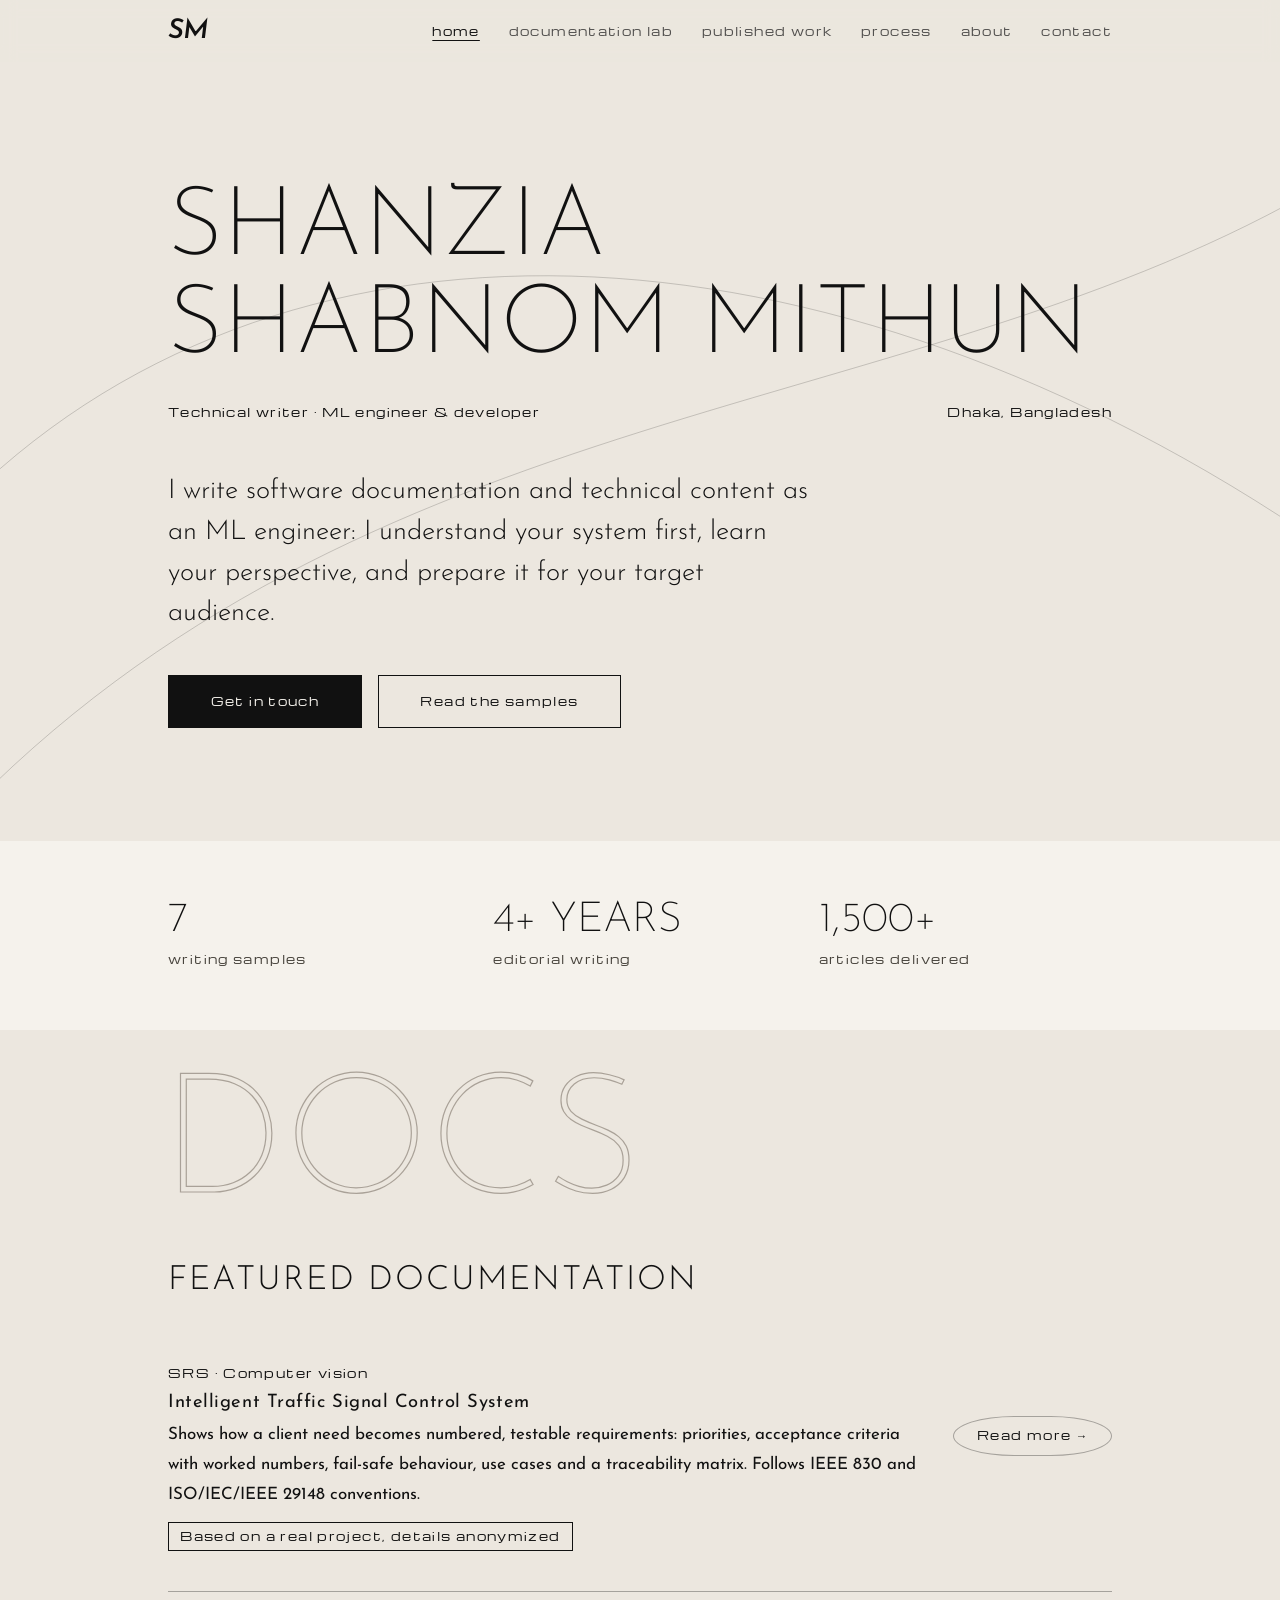
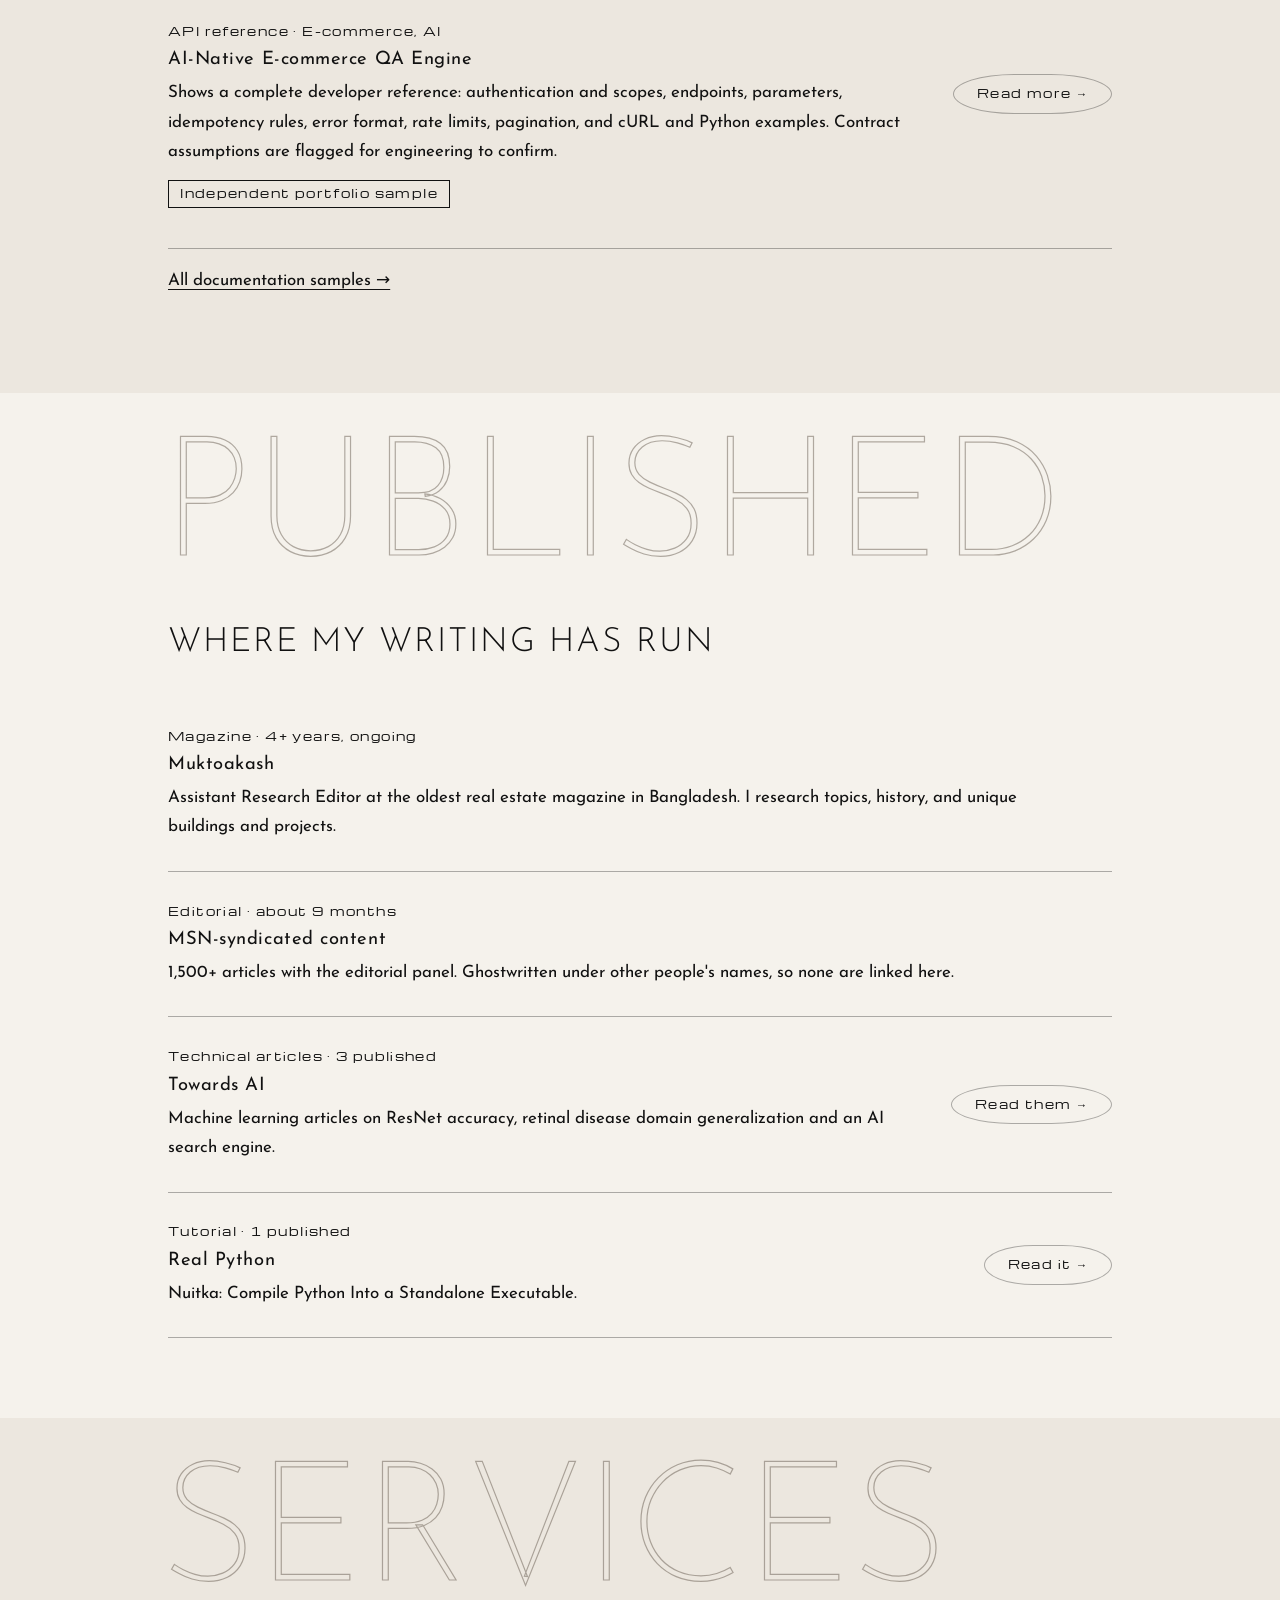
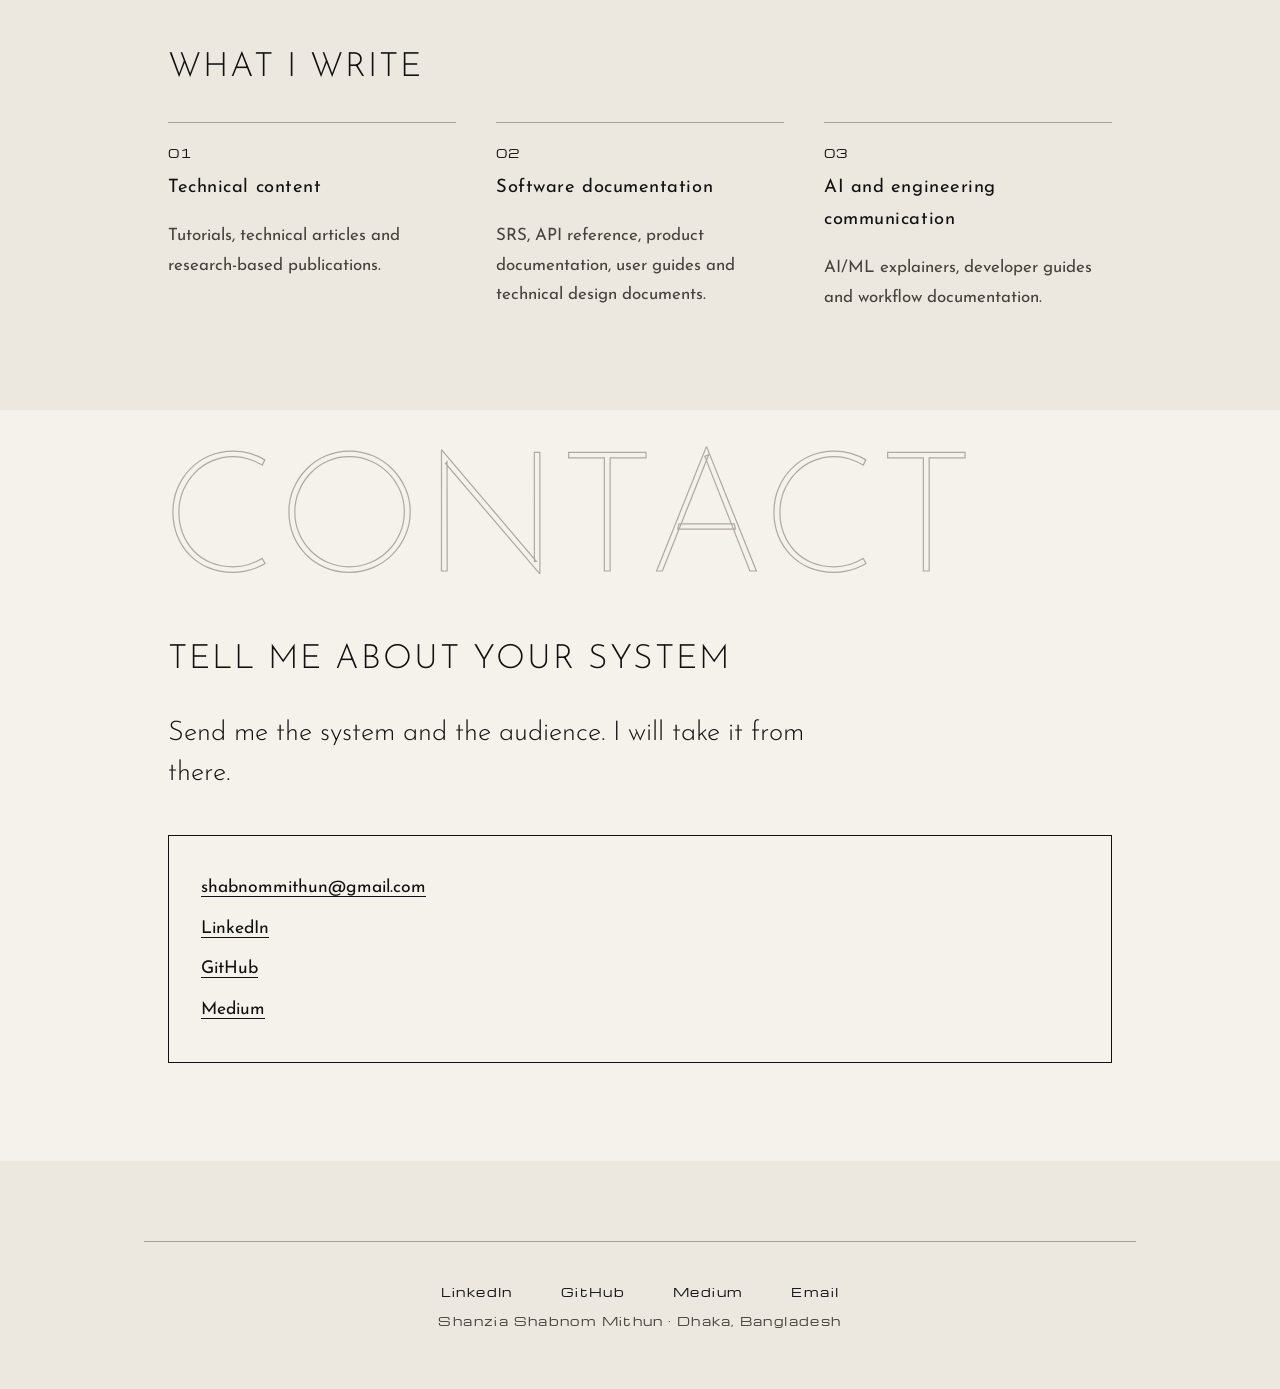
<file: index.html>
<!doctype html>
<html lang="en"><head><meta charset="utf-8"><meta name="viewport" content="width=device-width,initial-scale=1">
<title>Shanzia Shabnom Mithun — Technical writer and ML engineer</title><meta name="description" content="Technical writer and ML engineer who understands your system first and writes documentation and technical content for your audience: SRS, API reference, user guides and AI/ML articles.">
<meta property="og:type" content="website"><meta property="og:title" content="Shanzia Shabnom Mithun — Technical writer and ML engineer"><meta property="og:description" content="Technical writer and ML engineer who understands your system first and writes documentation and technical content for your audience: SRS, API reference, user guides and AI/ML articles.">
<meta name="twitter:card" content="summary">
<link rel="preconnect" href="https://fonts.googleapis.com"><link rel="preconnect" href="https://fonts.gstatic.com" crossorigin><link rel="stylesheet" href="https://fonts.googleapis.com/css2?family=Josefin+Sans:ital,wght@0,200;0,300;0,400;0,600;1,600&family=Michroma&display=swap"><link rel="stylesheet" href="assets/style.css"><script defer src="assets/main.js"></script></head>
<body><a class="skip" href="#main">Skip to content</a>
<header class="top"><a class="brand" href="index.html" aria-label="Shanzia Shabnom Mithun, home">SM</a><nav aria-label="Main"><a href="index.html" aria-current="page">Home</a><a href="documentation/">Documentation Lab</a><a href="work/">Published Work</a><a href="research/">Process</a><a href="about.html">About</a><a href="about.html#contact">Contact</a></nav></header>
<main id="main">
<section class="hero"><h1 class="name">Shanzia Shabnom Mithun</h1><div class="subs"><p class="sub">Technical writer · ML engineer &amp; developer</p><p class="sub">Dhaka, Bangladesh</p></div>
<p class="lead">I write software documentation and technical content as an ML engineer: I understand your system first, learn your perspective, and prepare it for your target audience.</p>
<p><a class="btn" href="about.html#contact">Get in touch</a><a class="btn alt" href="documentation/">Read the samples</a></p></section>
<section class="proof" aria-label="Proof points"><div><strong>7</strong><span>writing samples</span></div><div><strong>4+ years</strong><span>editorial writing</span></div><div><strong>1,500+</strong><span>articles delivered</span></div></section>
<section><p class="ghost" aria-hidden="true">Docs</p><h2>Featured documentation</h2><div class="grid"><article class="card"><p class="meta">SRS · Computer vision</p><h3>Intelligent Traffic Signal Control System</h3><p>Shows how a client need becomes numbered, testable requirements: priorities, acceptance criteria with worked numbers, fail-safe behaviour, use cases and a traceability matrix. Follows IEEE 830 and ISO/IEC/IEEE 29148 conventions.</p><p class="label">Based on a real project, details anonymized</p><a href="https://gist.github.com/shabnomm/bdd443b17d7ca2249df6d1f20a3d6b37" aria-label="Read Intelligent Traffic Signal Control System (GitHub Gist)">Read more →</a></article><article class="card"><p class="meta">API reference · E-commerce, AI</p><h3>AI-Native E-commerce QA Engine</h3><p>Shows a complete developer reference: authentication and scopes, endpoints, parameters, idempotency rules, error format, rate limits, pagination, and cURL and Python examples. Contract assumptions are flagged for engineering to confirm.</p><p class="label">Independent portfolio sample</p><a href="https://gist.github.com/shabnomm/ec081c6962bdcabe55e3d51aed4357ac" aria-label="Read AI-Native E-commerce QA Engine (GitHub Gist)">Read more →</a></article></div><p><a href="documentation/">All documentation samples →</a></p></section>
<section><p class="ghost" aria-hidden="true">Published</p><h2>Where my writing has run</h2><div class="grid">
<article class="card"><p class="meta">Magazine · 4+ years, ongoing</p><h3>Muktoakash</h3><p>Assistant Research Editor at the oldest real estate magazine in Bangladesh. I research topics, history, and unique buildings and projects.</p></article>
<article class="card"><p class="meta">Editorial · about 9 months</p><h3>MSN-syndicated content</h3><p>1,500+ articles with the editorial panel. Ghostwritten under other people's names, so none are linked here.</p></article>
<article class="card"><p class="meta">Technical articles · 3 published</p><h3>Towards AI</h3><p>Machine learning articles on ResNet accuracy, retinal disease domain generalization and an AI search engine.</p><a href="work/">Read them →</a></article>
<article class="card"><p class="meta">Tutorial · 1 published</p><h3>Real Python</h3><p>Nuitka: Compile Python Into a Standalone Executable.</p><a href="work/">Read it →</a></article></div></section>
<section><p class="ghost" aria-hidden="true">Services</p><h2>What I write</h2><div class="three">
<div><h3>Technical content</h3><p>Tutorials, technical articles and research-based publications.</p></div>
<div><h3>Software documentation</h3><p>SRS, API reference, product documentation, user guides and technical design documents.</p></div>
<div><h3>AI and engineering communication</h3><p>AI/ML explainers, developer guides and workflow documentation.</p></div></div></section>
<section><p class="ghost" aria-hidden="true">Contact</p><h2>Tell me about your system</h2><p class="lead">Send me the system and the audience. I will take it from there.</p><p class="contact"><a href="mailto:shabnommithun@gmail.com">shabnommithun@gmail.com</a><br><a href="https://www.linkedin.com/in/sshabnom/">LinkedIn</a><br><a href="https://github.com/shabnomm">GitHub</a><br><a href="https://medium.com/@shabnommithun">Medium</a></p></section></main>
<footer><p><a href="https://www.linkedin.com/in/sshabnom/">LinkedIn</a><a href="https://github.com/shabnomm">GitHub</a><a href="https://medium.com/@shabnommithun">Medium</a><a href="mailto:shabnommithun@gmail.com">Email</a></p><p class="copy">Shanzia Shabnom Mithun · Dhaka, Bangladesh</p></footer></body></html>
</file>
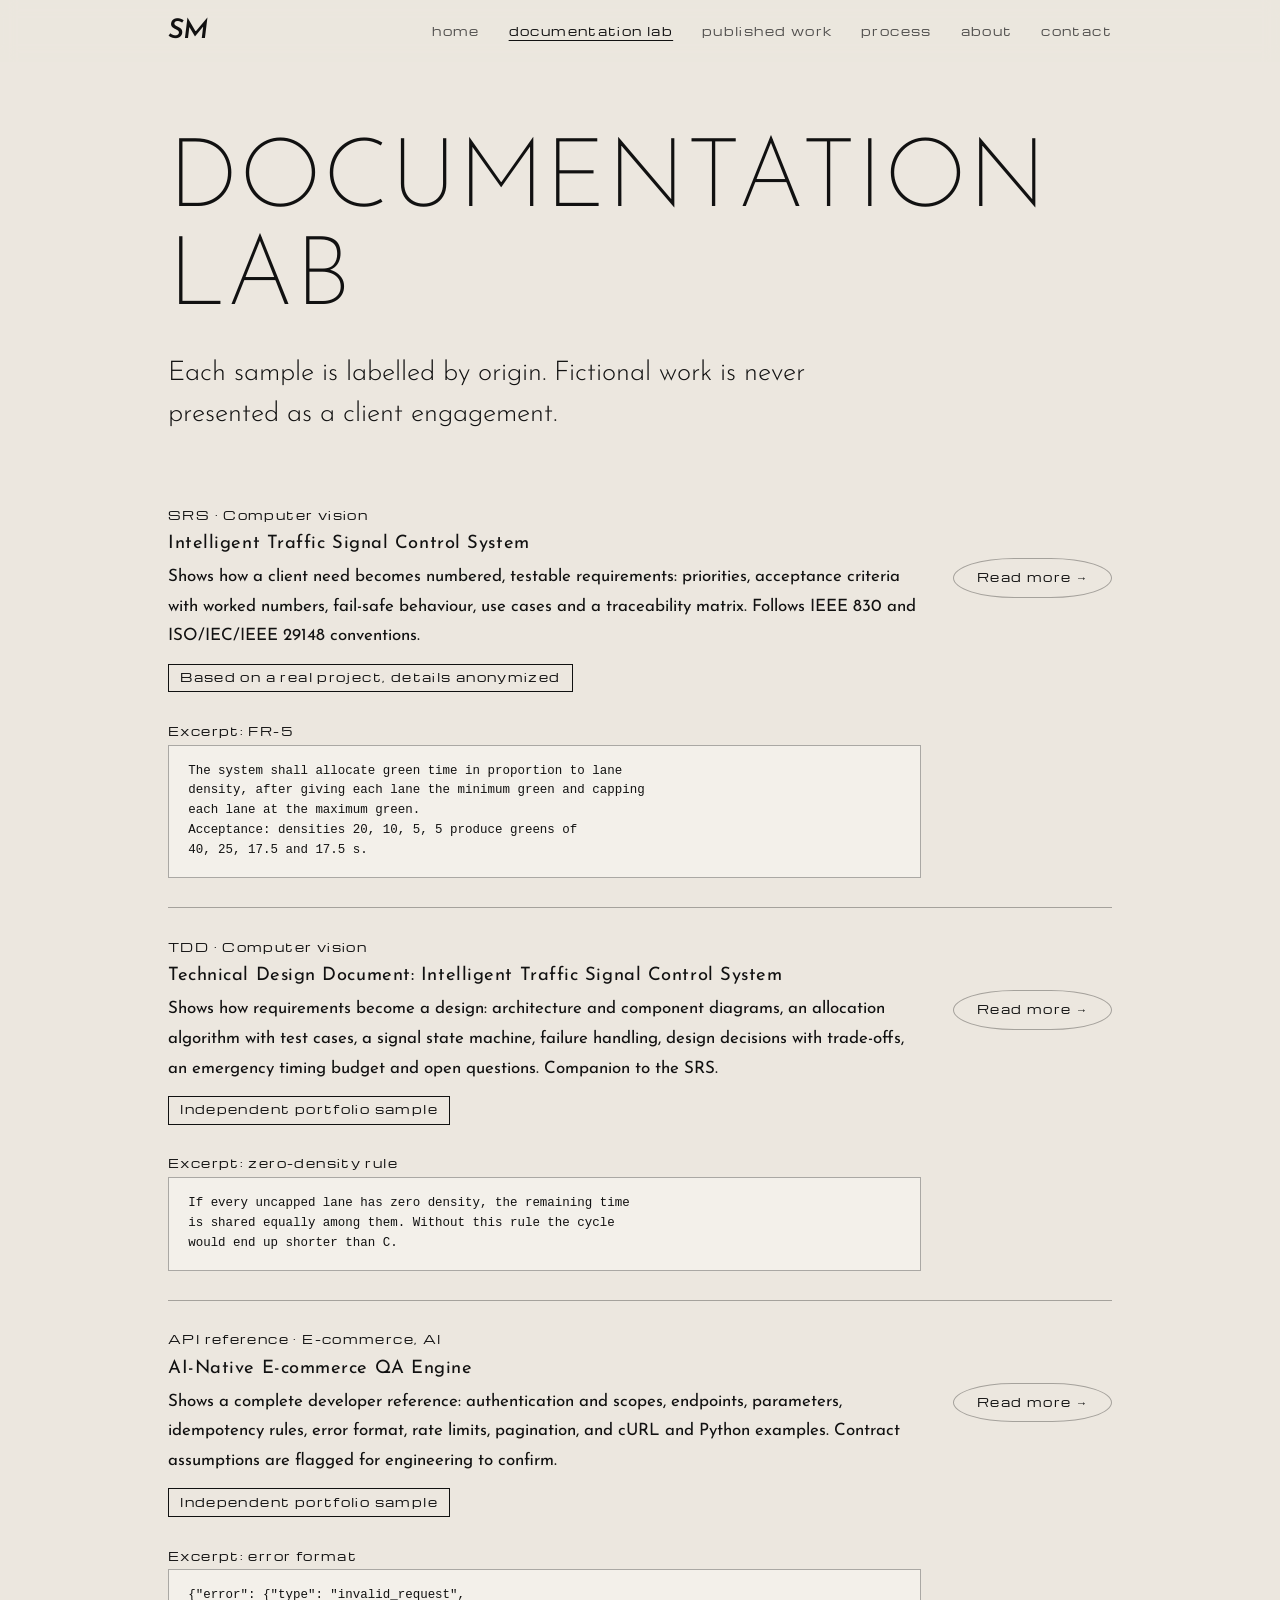
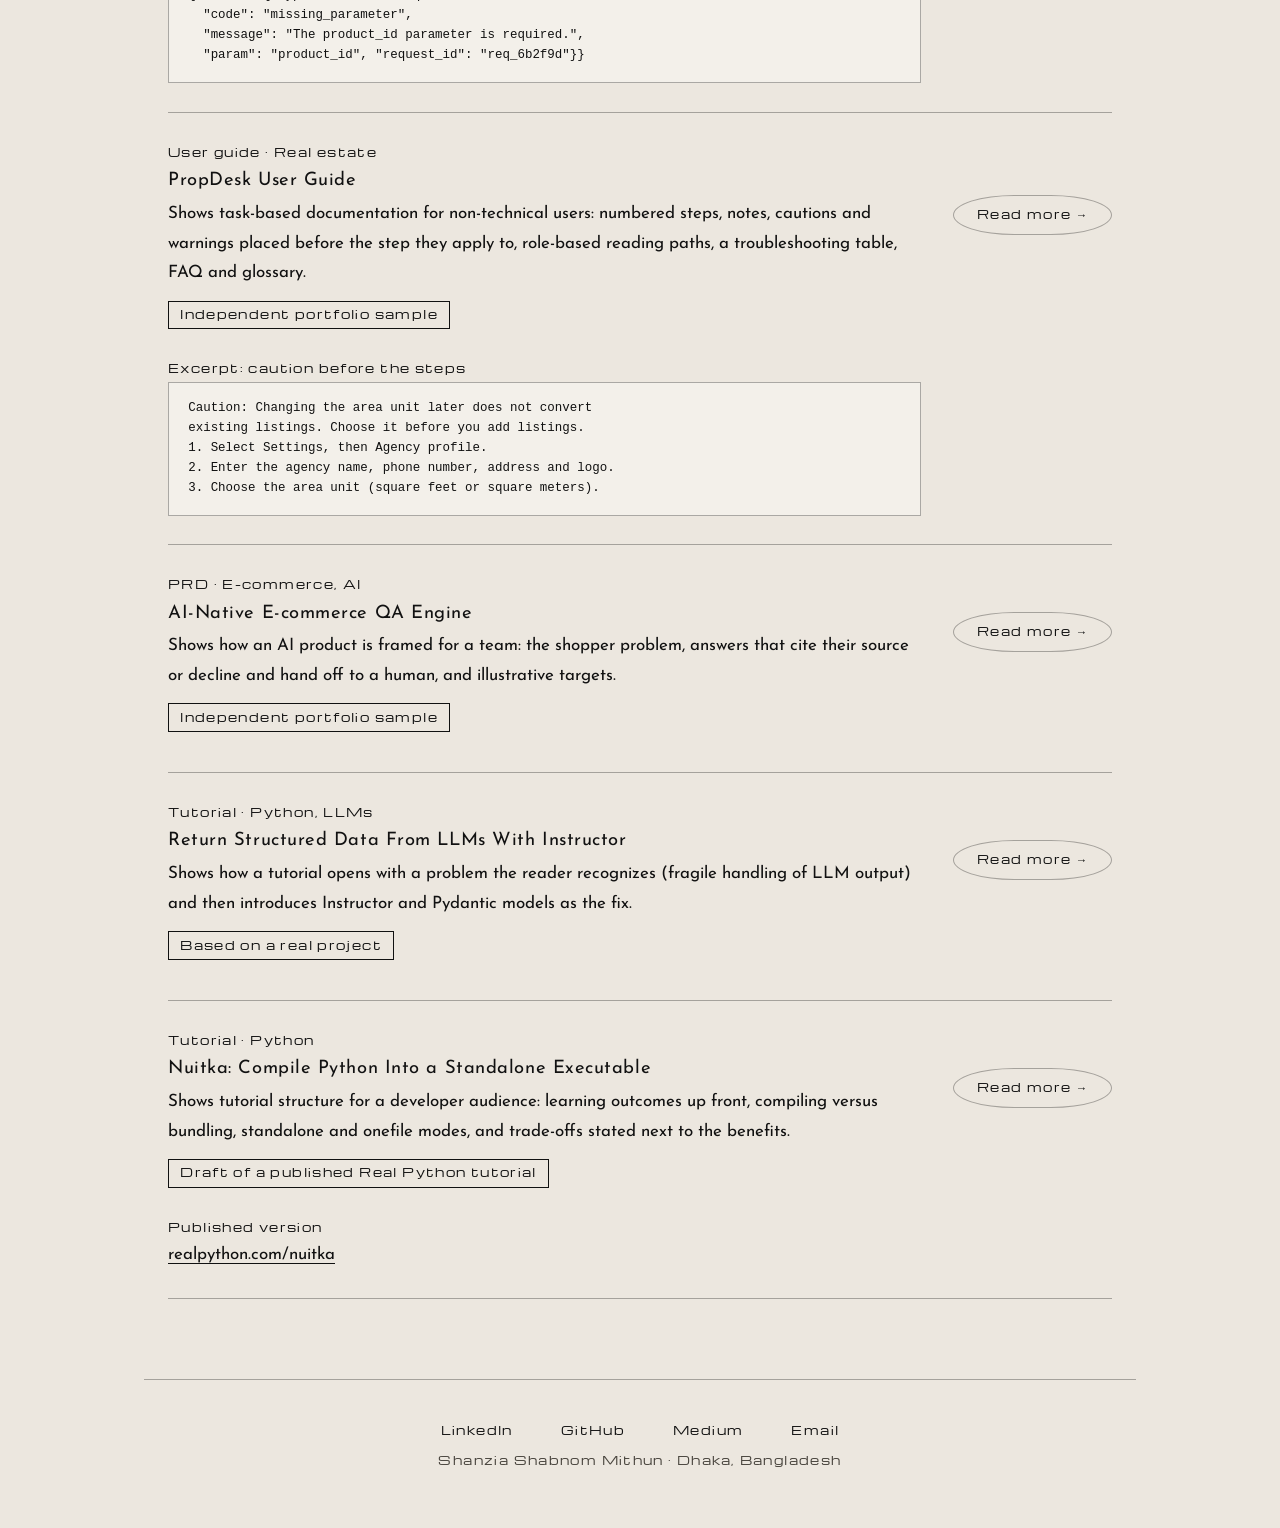
<file: documentation/index.html>
<!doctype html>
<html lang="en"><head><meta charset="utf-8"><meta name="viewport" content="width=device-width,initial-scale=1">
<title>Documentation Lab — Shanzia Shabnom Mithun</title><meta name="description" content="Software documentation samples: SRS, PRD and API reference.">
<meta property="og:type" content="website"><meta property="og:title" content="Documentation Lab — Shanzia Shabnom Mithun"><meta property="og:description" content="Software documentation samples: SRS, PRD and API reference.">
<meta name="twitter:card" content="summary">
<link rel="preconnect" href="https://fonts.googleapis.com"><link rel="preconnect" href="https://fonts.gstatic.com" crossorigin><link rel="stylesheet" href="https://fonts.googleapis.com/css2?family=Josefin+Sans:ital,wght@0,200;0,300;0,400;0,600;1,600&family=Michroma&display=swap"><link rel="stylesheet" href="../assets/style.css"><script defer src="../assets/main.js"></script></head>
<body><a class="skip" href="#main">Skip to content</a>
<header class="top"><a class="brand" href="../index.html" aria-label="Shanzia Shabnom Mithun, home">SM</a><nav aria-label="Main"><a href="../index.html">Home</a><a href="../documentation/" aria-current="page">Documentation Lab</a><a href="../work/">Published Work</a><a href="../research/">Process</a><a href="../about.html">About</a><a href="../about.html#contact">Contact</a></nav></header>
<main id="main">
<h1>Documentation Lab</h1><p class="lead">Each sample is labelled by origin. Fictional work is never presented as a client engagement.</p>
<div class="grid"><article class="card"><p class="meta">SRS · Computer vision</p><h3>Intelligent Traffic Signal Control System</h3><p>Shows how a client need becomes numbered, testable requirements: priorities, acceptance criteria with worked numbers, fail-safe behaviour, use cases and a traceability matrix. Follows IEEE 830 and ISO/IEC/IEEE 29148 conventions.</p><p class="label">Based on a real project, details anonymized</p><p class="exc">Excerpt: FR-5</p><pre><code>The system shall allocate green time in proportion to lane
density, after giving each lane the minimum green and capping
each lane at the maximum green.
Acceptance: densities 20, 10, 5, 5 produce greens of
40, 25, 17.5 and 17.5 s.</code></pre><a href="https://gist.github.com/shabnomm/bdd443b17d7ca2249df6d1f20a3d6b37" aria-label="Read Intelligent Traffic Signal Control System (GitHub Gist)">Read more →</a></article><article class="card"><p class="meta">TDD · Computer vision</p><h3>Technical Design Document: Intelligent Traffic Signal Control System</h3><p>Shows how requirements become a design: architecture and component diagrams, an allocation algorithm with test cases, a signal state machine, failure handling, design decisions with trade-offs, an emergency timing budget and open questions. Companion to the SRS.</p><p class="label">Independent portfolio sample</p><p class="exc">Excerpt: zero-density rule</p><pre><code>If every uncapped lane has zero density, the remaining time
is shared equally among them. Without this rule the cycle
would end up shorter than C.</code></pre><a href="https://gist.github.com/shabnomm/c1726ad303c2f6cd644cd49b82c62888" aria-label="Read Technical Design Document: Intelligent Traffic Signal Control System (GitHub Gist)">Read more →</a></article><article class="card"><p class="meta">API reference · E-commerce, AI</p><h3>AI-Native E-commerce QA Engine</h3><p>Shows a complete developer reference: authentication and scopes, endpoints, parameters, idempotency rules, error format, rate limits, pagination, and cURL and Python examples. Contract assumptions are flagged for engineering to confirm.</p><p class="label">Independent portfolio sample</p><p class="exc">Excerpt: error format</p><pre><code>{"error": {"type": "invalid_request",
  "code": "missing_parameter",
  "message": "The product_id parameter is required.",
  "param": "product_id", "request_id": "req_6b2f9d"}}</code></pre><a href="https://gist.github.com/shabnomm/ec081c6962bdcabe55e3d51aed4357ac" aria-label="Read AI-Native E-commerce QA Engine (GitHub Gist)">Read more →</a></article><article class="card"><p class="meta">User guide · Real estate</p><h3>PropDesk User Guide</h3><p>Shows task-based documentation for non-technical users: numbered steps, notes, cautions and warnings placed before the step they apply to, role-based reading paths, a troubleshooting table, FAQ and glossary.</p><p class="label">Independent portfolio sample</p><p class="exc">Excerpt: caution before the steps</p><pre><code>Caution: Changing the area unit later does not convert
existing listings. Choose it before you add listings.
1. Select Settings, then Agency profile.
2. Enter the agency name, phone number, address and logo.
3. Choose the area unit (square feet or square meters).</code></pre><a href="https://gist.github.com/shabnomm/74156f0e4f5efeb6797dc852c701fc75" aria-label="Read PropDesk User Guide (GitHub Gist)">Read more →</a></article><article class="card"><p class="meta">PRD · E-commerce, AI</p><h3>AI-Native E-commerce QA Engine</h3><p>Shows how an AI product is framed for a team: the shopper problem, answers that cite their source or decline and hand off to a human, and illustrative targets.</p><p class="label">Independent portfolio sample</p><a href="https://gist.github.com/shabnomm/b7a67e0d119a841d265dc10b07026201" aria-label="Read AI-Native E-commerce QA Engine (GitHub Gist)">Read more →</a></article><article class="card"><p class="meta">Tutorial · Python, LLMs</p><h3>Return Structured Data From LLMs With Instructor</h3><p>Shows how a tutorial opens with a problem the reader recognizes (fragile handling of LLM output) and then introduces Instructor and Pydantic models as the fix.</p><p class="label">Based on a real project</p><a href="https://gist.github.com/shabnomm/ee487ead68cca583980fd56b2a5b40a7" aria-label="Read Return Structured Data From LLMs With Instructor (GitHub Gist)">Read more →</a></article><article class="card"><p class="meta">Tutorial · Python</p><h3>Nuitka: Compile Python Into a Standalone Executable</h3><p>Shows tutorial structure for a developer audience: learning outcomes up front, compiling versus bundling, standalone and onefile modes, and trade-offs stated next to the benefits.</p><p class="label">Draft of a published Real Python tutorial</p><p class="exc">Published version</p><p><a href="https://realpython.com/nuitka/">realpython.com/nuitka</a></p><a href="https://gist.github.com/shabnomm/3aab9a7139ae540d4d86e96f7462c040" aria-label="Read Nuitka: Compile Python Into a Standalone Executable (GitHub Gist)">Read more →</a></article></div>
</main>
<footer><p><a href="https://www.linkedin.com/in/sshabnom/">LinkedIn</a><a href="https://github.com/shabnomm">GitHub</a><a href="https://medium.com/@shabnommithun">Medium</a><a href="mailto:shabnommithun@gmail.com">Email</a></p><p class="copy">Shanzia Shabnom Mithun · Dhaka, Bangladesh</p></footer></body></html>
</file>
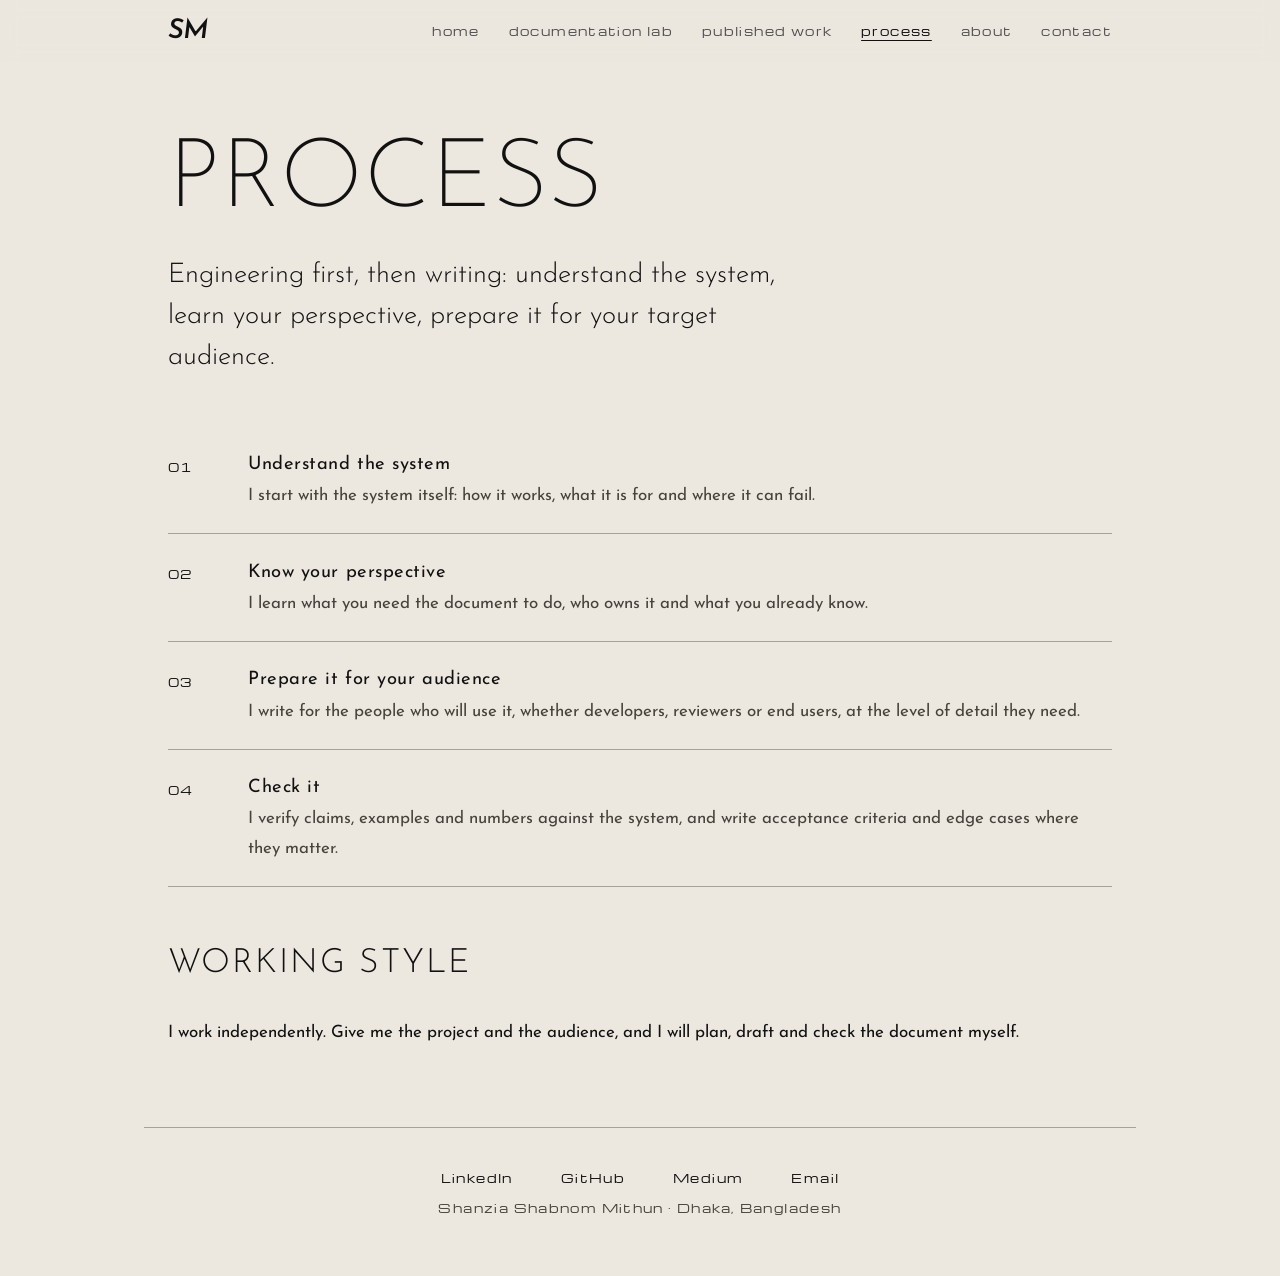
<file: research/index.html>
<!doctype html>
<html lang="en"><head><meta charset="utf-8"><meta name="viewport" content="width=device-width,initial-scale=1">
<title>Process — Shanzia Shabnom Mithun</title><meta name="description" content="How I turn an engineering system into clear documentation.">
<meta property="og:type" content="website"><meta property="og:title" content="Process — Shanzia Shabnom Mithun"><meta property="og:description" content="How I turn an engineering system into clear documentation.">
<meta name="twitter:card" content="summary">
<link rel="preconnect" href="https://fonts.googleapis.com"><link rel="preconnect" href="https://fonts.gstatic.com" crossorigin><link rel="stylesheet" href="https://fonts.googleapis.com/css2?family=Josefin+Sans:ital,wght@0,200;0,300;0,400;0,600;1,600&family=Michroma&display=swap"><link rel="stylesheet" href="../assets/style.css"><script defer src="../assets/main.js"></script></head>
<body><a class="skip" href="#main">Skip to content</a>
<header class="top"><a class="brand" href="../index.html" aria-label="Shanzia Shabnom Mithun, home">SM</a><nav aria-label="Main"><a href="../index.html">Home</a><a href="../documentation/">Documentation Lab</a><a href="../work/">Published Work</a><a href="../research/" aria-current="page">Process</a><a href="../about.html">About</a><a href="../about.html#contact">Contact</a></nav></header>
<main id="main">
<h1>Process</h1><p class="lead">Engineering first, then writing: understand the system, learn your perspective, prepare it for your target audience.</p>
<ol class="flow"><li><h3>Understand the system</h3><p>I start with the system itself: how it works, what it is for and where it can fail.</p></li><li><h3>Know your perspective</h3><p>I learn what you need the document to do, who owns it and what you already know.</p></li><li><h3>Prepare it for your audience</h3><p>I write for the people who will use it, whether developers, reviewers or end users, at the level of detail they need.</p></li><li><h3>Check it</h3><p>I verify claims, examples and numbers against the system, and write acceptance criteria and edge cases where they matter.</p></li></ol>
<h2>Working style</h2><p>I work independently. Give me the project and the audience, and I will plan, draft and check the document myself.</p></main>
<footer><p><a href="https://www.linkedin.com/in/sshabnom/">LinkedIn</a><a href="https://github.com/shabnomm">GitHub</a><a href="https://medium.com/@shabnommithun">Medium</a><a href="mailto:shabnommithun@gmail.com">Email</a></p><p class="copy">Shanzia Shabnom Mithun · Dhaka, Bangladesh</p></footer></body></html>
</file>
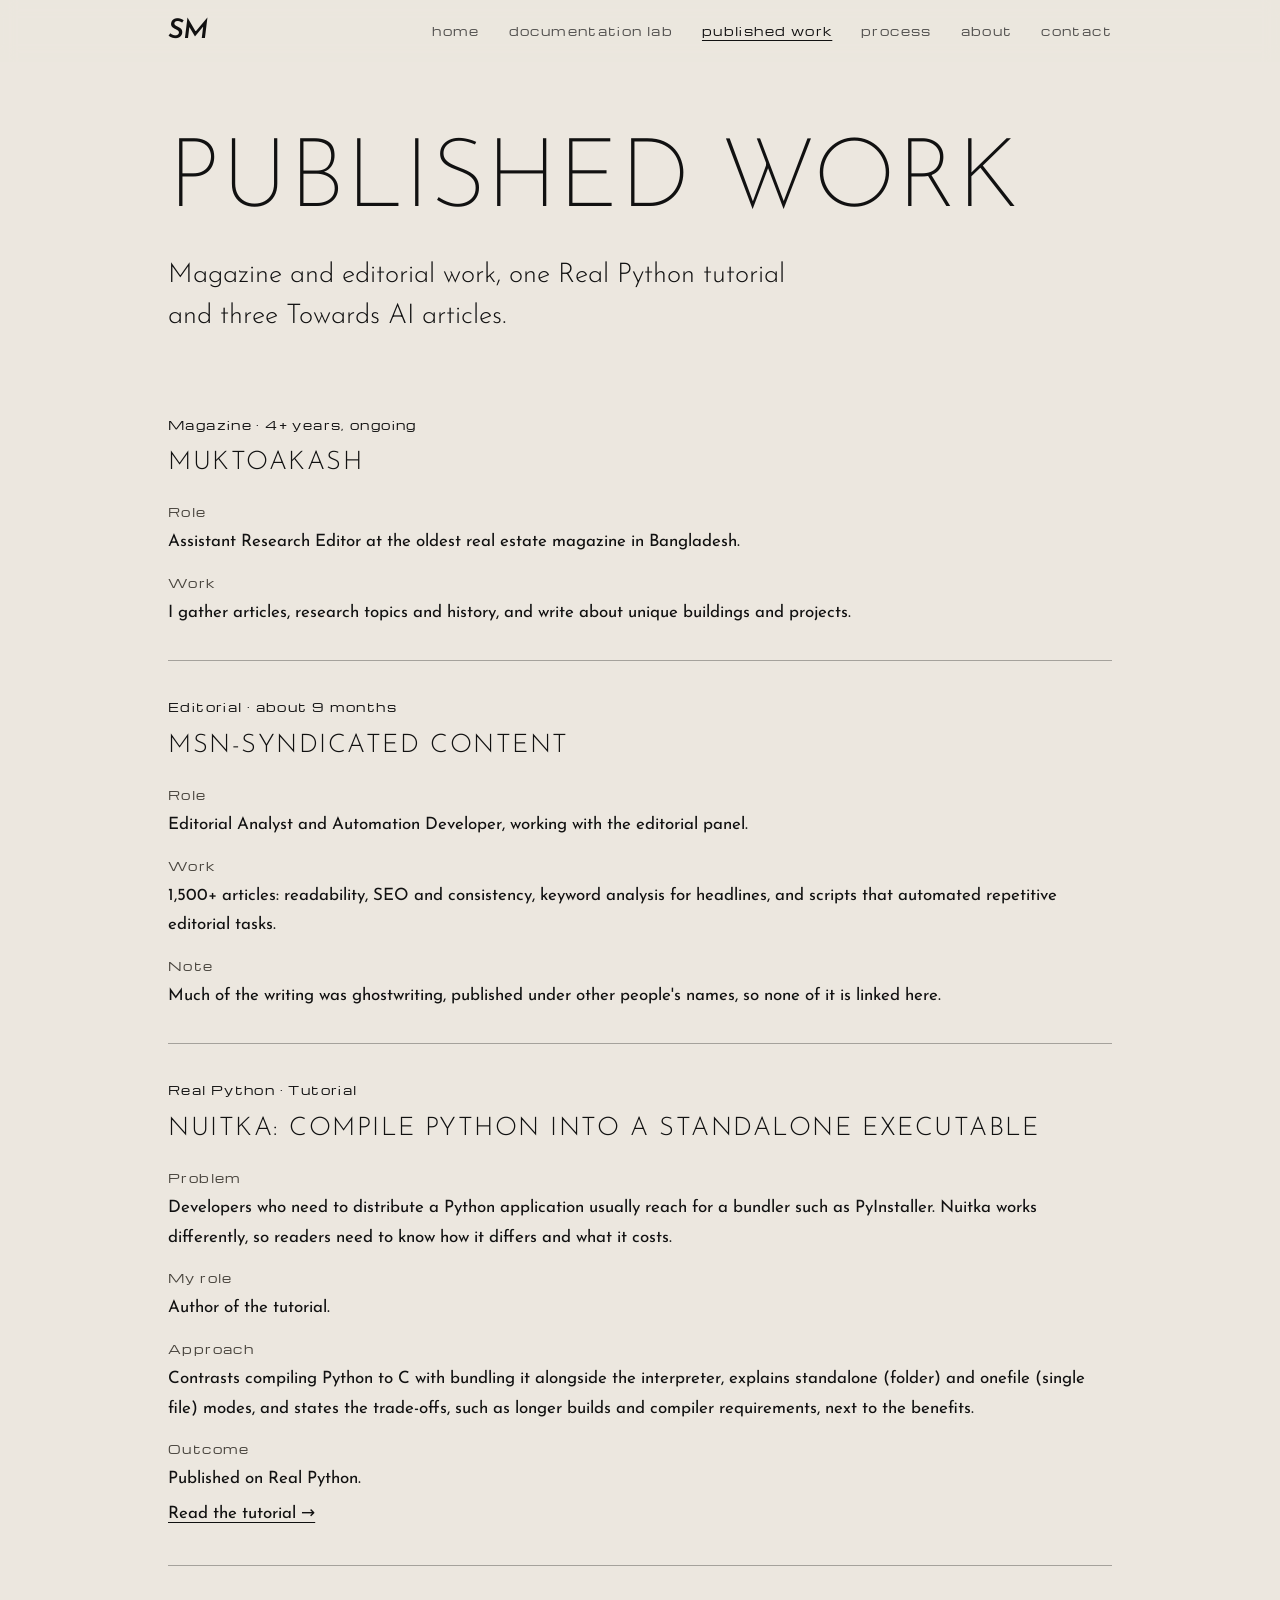
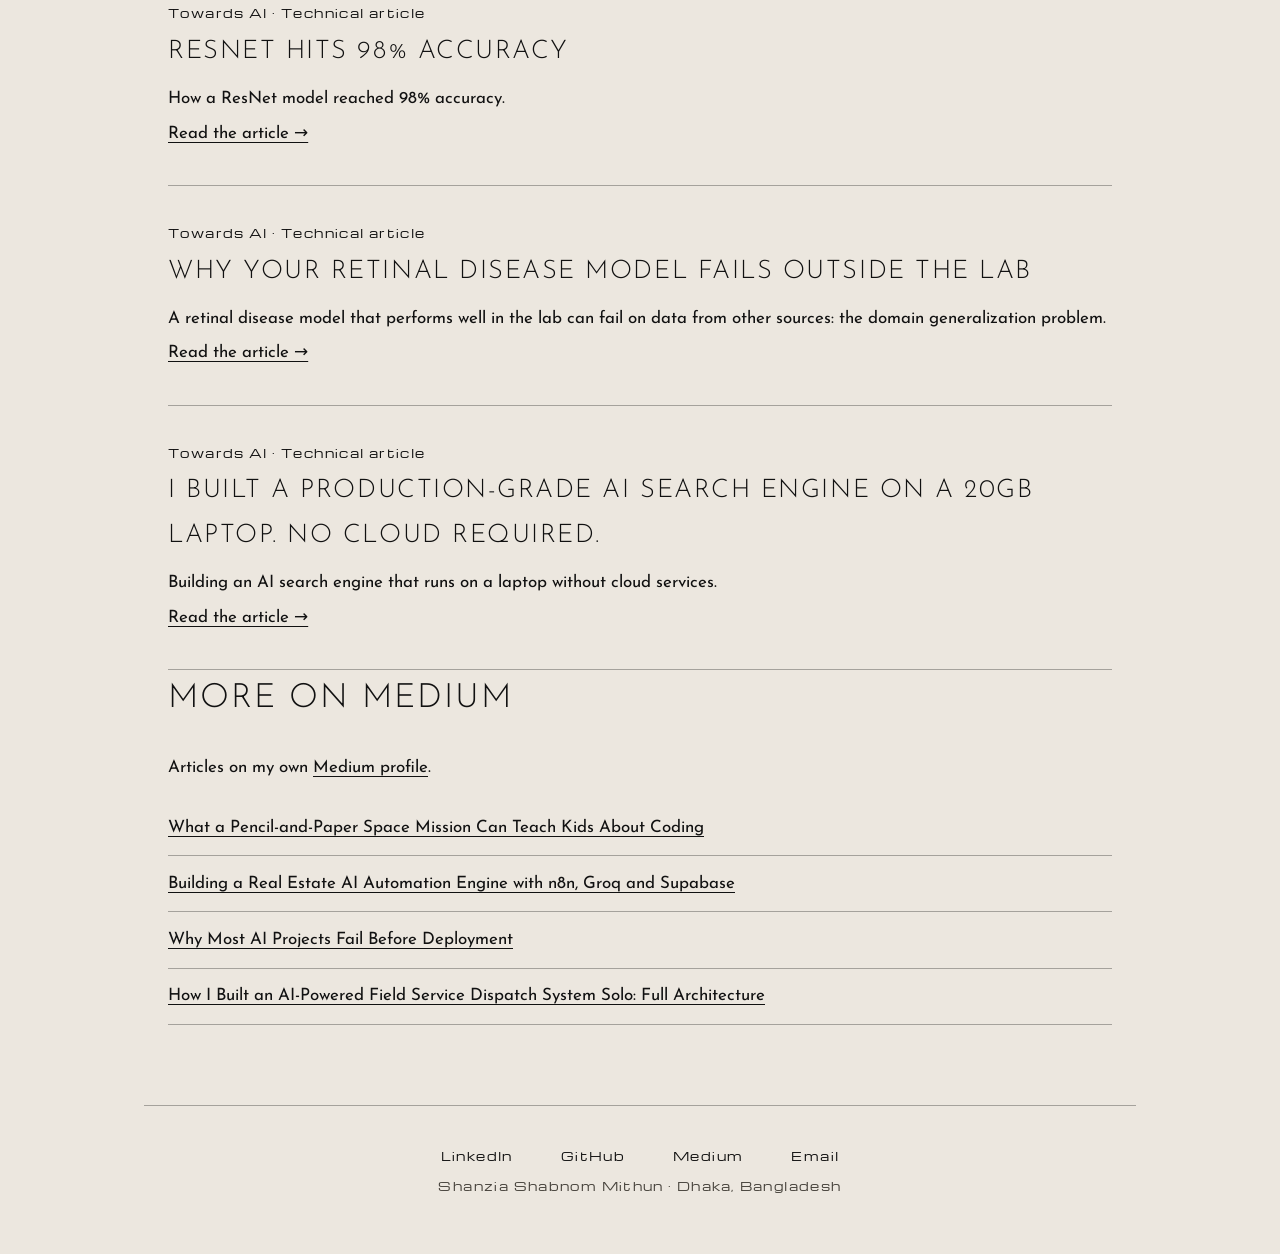
<file: work/index.html>
<!doctype html>
<html lang="en"><head><meta charset="utf-8"><meta name="viewport" content="width=device-width,initial-scale=1">
<title>Published Work — Shanzia Shabnom Mithun</title><meta name="description" content="Published technical writing on Real Python and Towards AI.">
<meta property="og:type" content="website"><meta property="og:title" content="Published Work — Shanzia Shabnom Mithun"><meta property="og:description" content="Published technical writing on Real Python and Towards AI.">
<meta name="twitter:card" content="summary">
<link rel="preconnect" href="https://fonts.googleapis.com"><link rel="preconnect" href="https://fonts.gstatic.com" crossorigin><link rel="stylesheet" href="https://fonts.googleapis.com/css2?family=Josefin+Sans:ital,wght@0,200;0,300;0,400;0,600;1,600&family=Michroma&display=swap"><link rel="stylesheet" href="../assets/style.css"><script defer src="../assets/main.js"></script></head>
<body><a class="skip" href="#main">Skip to content</a>
<header class="top"><a class="brand" href="../index.html" aria-label="Shanzia Shabnom Mithun, home">SM</a><nav aria-label="Main"><a href="../index.html">Home</a><a href="../documentation/">Documentation Lab</a><a href="../work/" aria-current="page">Published Work</a><a href="../research/">Process</a><a href="../about.html">About</a><a href="../about.html#contact">Contact</a></nav></header>
<main id="main">
<h1>Published Work</h1><p class="lead">Magazine and editorial work, one Real Python tutorial and three Towards AI articles.</p>
<article class="case"><p class="meta">Magazine · 4+ years, ongoing</p><h2>Muktoakash</h2><dl><dt>Role</dt><dd>Assistant Research Editor at the oldest real estate magazine in Bangladesh.</dd><dt>Work</dt><dd>I gather articles, research topics and history, and write about unique buildings and projects.</dd></dl></article>
<article class="case"><p class="meta">Editorial · about 9 months</p><h2>MSN-syndicated content</h2><dl><dt>Role</dt><dd>Editorial Analyst and Automation Developer, working with the editorial panel.</dd><dt>Work</dt><dd>1,500+ articles: readability, SEO and consistency, keyword analysis for headlines, and scripts that automated repetitive editorial tasks.</dd><dt>Note</dt><dd>Much of the writing was ghostwriting, published under other people's names, so none of it is linked here.</dd></dl></article>
<article class="case"><p class="meta">Real Python · Tutorial</p><h2>Nuitka: Compile Python Into a Standalone Executable</h2><dl>
<dt>Problem</dt><dd>Developers who need to distribute a Python application usually reach for a bundler such as PyInstaller. Nuitka works differently, so readers need to know how it differs and what it costs.</dd>
<dt>My role</dt><dd>Author of the tutorial.</dd>
<dt>Approach</dt><dd>Contrasts compiling Python to C with bundling it alongside the interpreter, explains standalone (folder) and onefile (single file) modes, and states the trade-offs, such as longer builds and compiler requirements, next to the benefits.</dd>
<dt>Outcome</dt><dd>Published on Real Python.</dd></dl><p><a href="https://realpython.com/nuitka/">Read the tutorial →</a></p></article>
<article class="case"><p class="meta">Towards AI · Technical article</p><h2>ResNet Hits 98% Accuracy</h2><p>How a ResNet model reached 98% accuracy.</p><p><a href="https://medium.com/towards-artificial-intelligence/resnet-hits-98-accuracy-0713cad9afc9">Read the article →</a></p></article>
<article class="case"><p class="meta">Towards AI · Technical article</p><h2>Why Your Retinal Disease Model Fails Outside the Lab</h2><p>A retinal disease model that performs well in the lab can fail on data from other sources: the domain generalization problem.</p><p><a href="https://medium.com/towards-artificial-intelligence/why-your-retinal-disease-model-fails-outside-the-lab-acbec5f4bb01">Read the article →</a></p></article>
<article class="case"><p class="meta">Towards AI · Technical article</p><h2>I Built a Production-Grade AI Search Engine on a 20GB Laptop. No Cloud Required.</h2><p>Building an AI search engine that runs on a laptop without cloud services.</p><p><a href="https://medium.com/towards-artificial-intelligence/i-built-a-production-grade-ai-search-engine-on-a-20gb-laptop-no-cloud-required-b83196b14e34">Read the article →</a></p></article>
<h2>More on Medium</h2><p>Articles on my own <a href="https://medium.com/@shabnommithun">Medium profile</a>.</p><ul class="plain"><li><a href="https://medium.com/@shabnommithun/what-a-pencil-and-paper-space-mission-can-teach-kids-about-coding-527931144808">What a Pencil-and-Paper Space Mission Can Teach Kids About Coding</a></li><li><a href="https://medium.com/@shabnommithun/building-a-real-estate-ai-automation-engine-with-n8n-groq-and-supabase-5760a7fee3af">Building a Real Estate AI Automation Engine with n8n, Groq and Supabase</a></li><li><a href="https://medium.com/@shabnommithun/why-most-ai-projects-fail-before-deployment-f93fe072e4d0">Why Most AI Projects Fail Before Deployment</a></li><li><a href="https://medium.com/@shabnommithun/how-i-built-an-ai-powered-field-service-dispatch-system-solo-full-architecture-20afd837e0c9">How I Built an AI-Powered Field Service Dispatch System Solo: Full Architecture</a></li></ul></main>
<footer><p><a href="https://www.linkedin.com/in/sshabnom/">LinkedIn</a><a href="https://github.com/shabnomm">GitHub</a><a href="https://medium.com/@shabnommithun">Medium</a><a href="mailto:shabnommithun@gmail.com">Email</a></p><p class="copy">Shanzia Shabnom Mithun · Dhaka, Bangladesh</p></footer></body></html>
</file>
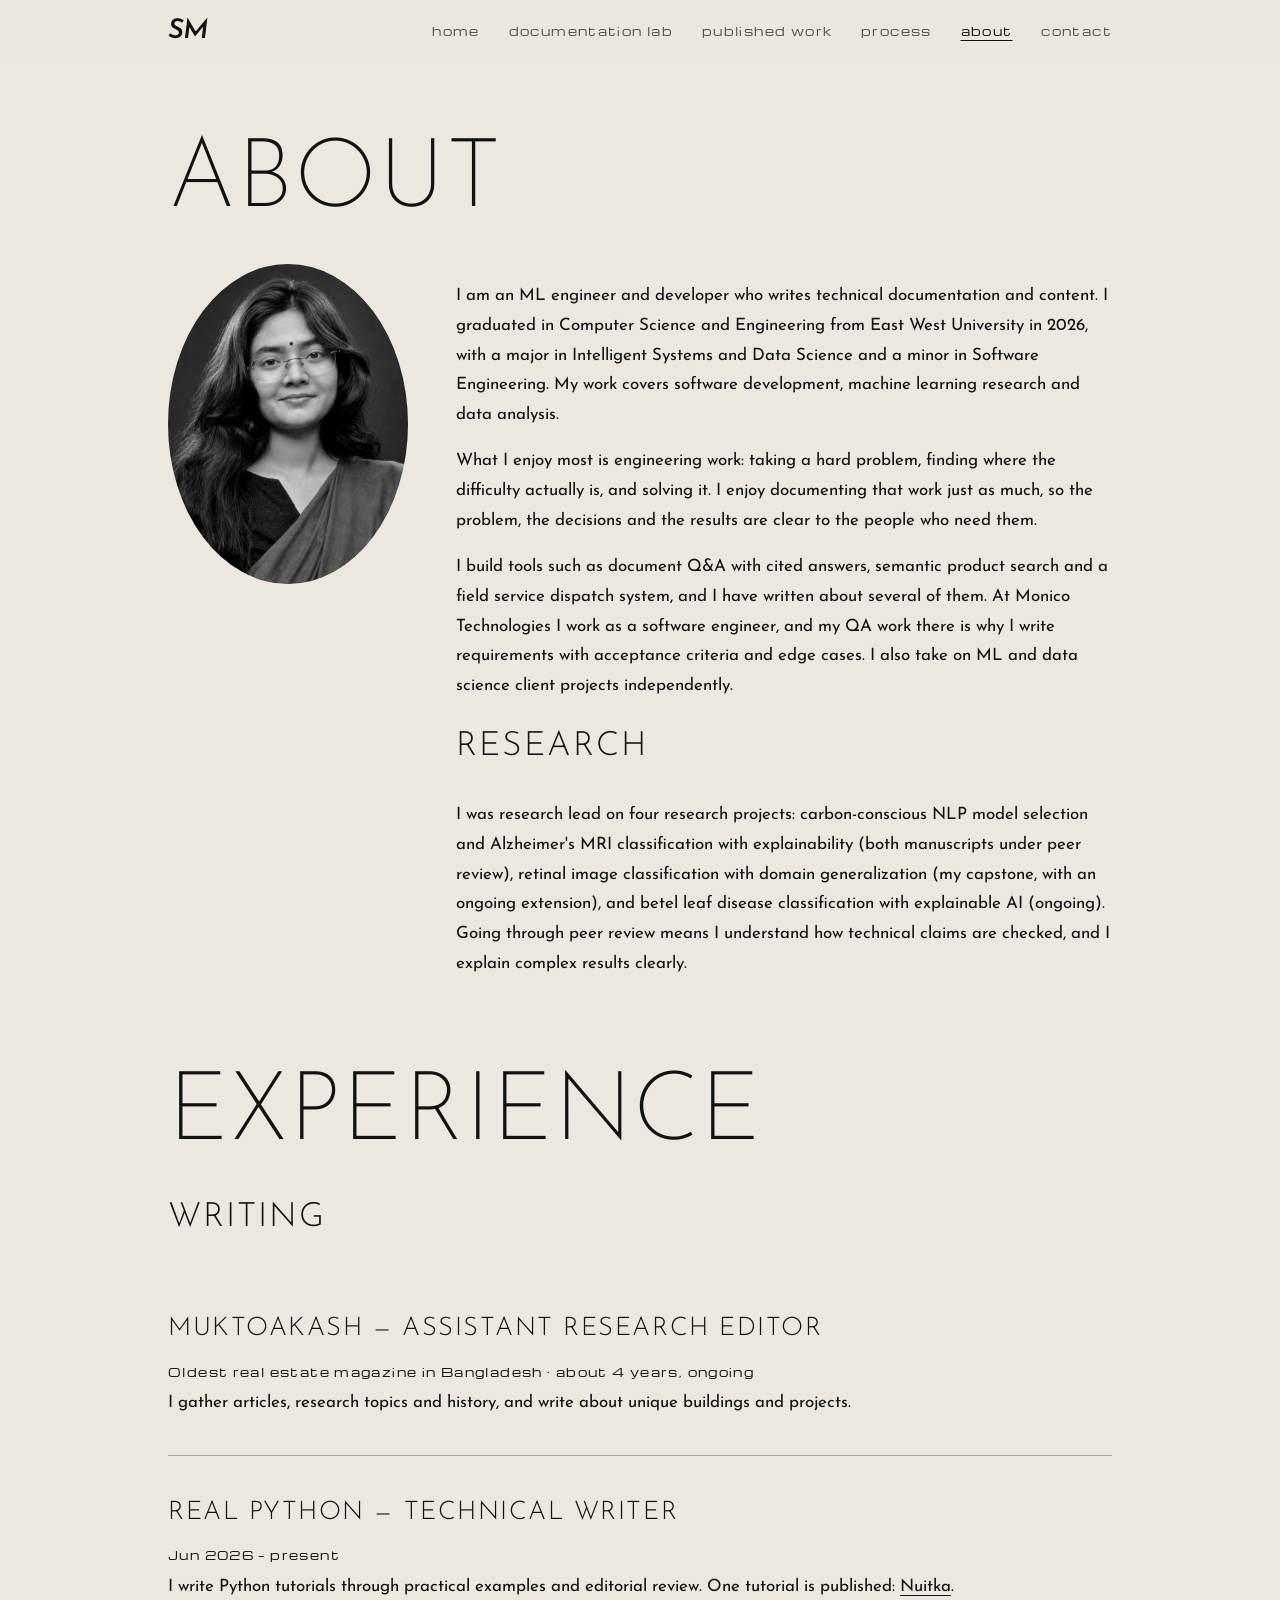
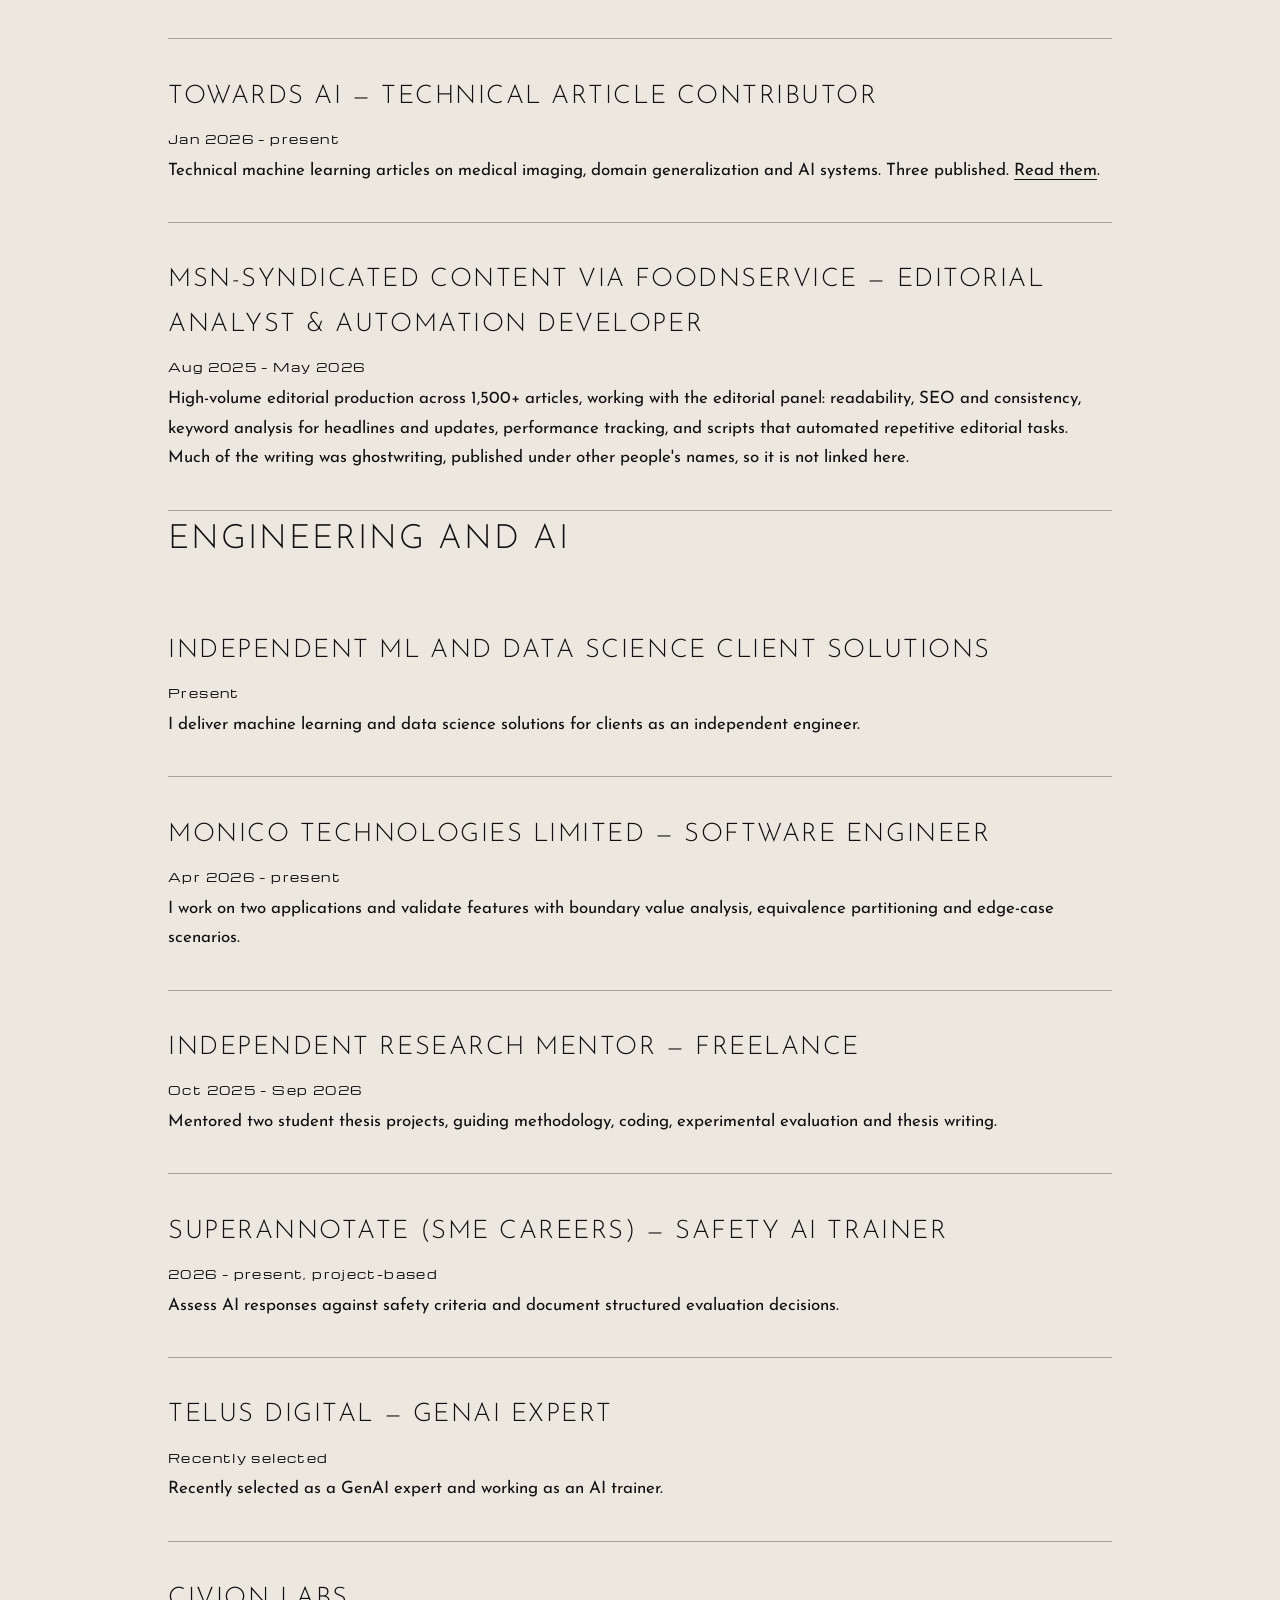
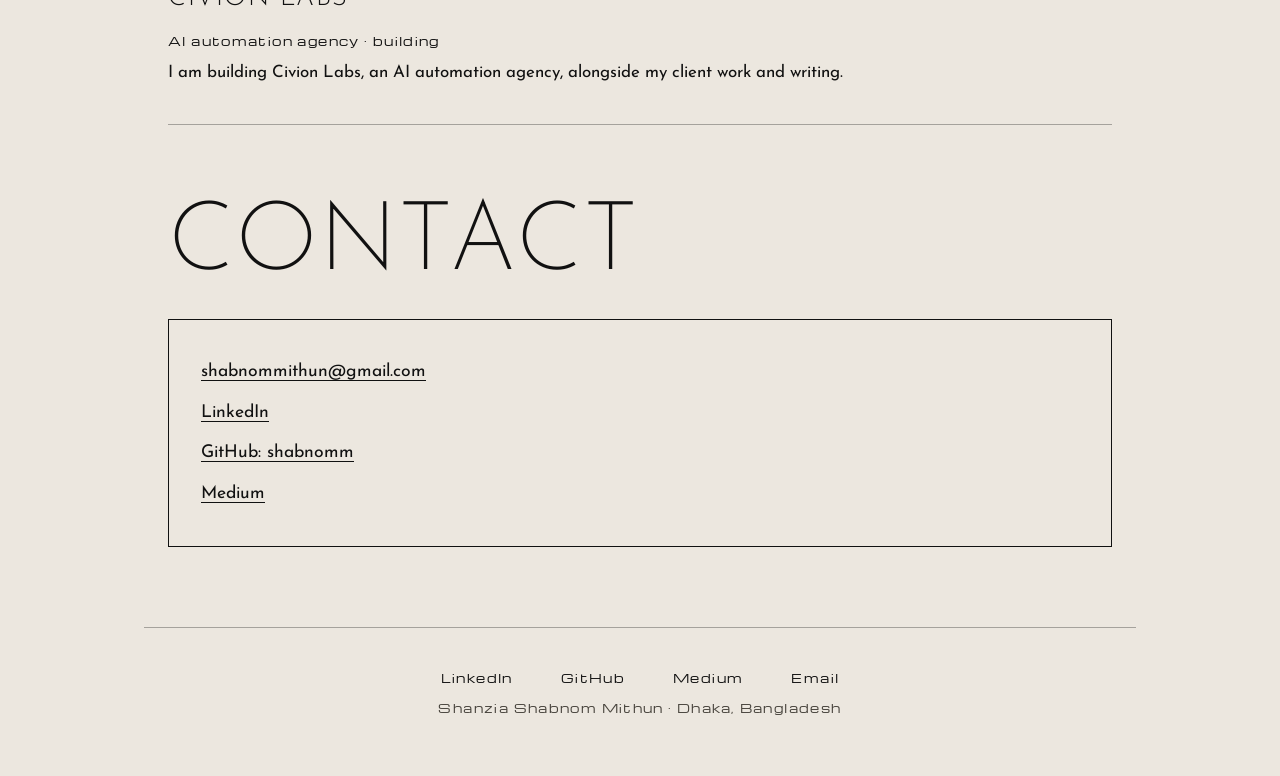
<file: about.html>
<!doctype html>
<html lang="en"><head><meta charset="utf-8"><meta name="viewport" content="width=device-width,initial-scale=1">
<title>About and Experience — Shanzia Shabnom Mithun</title><meta name="description" content="Experience in editorial writing, technical writing, software development and AI training.">
<meta property="og:type" content="website"><meta property="og:title" content="About and Experience — Shanzia Shabnom Mithun"><meta property="og:description" content="Experience in editorial writing, technical writing, software development and AI training.">
<meta name="twitter:card" content="summary">
<link rel="preconnect" href="https://fonts.googleapis.com"><link rel="preconnect" href="https://fonts.gstatic.com" crossorigin><link rel="stylesheet" href="https://fonts.googleapis.com/css2?family=Josefin+Sans:ital,wght@0,200;0,300;0,400;0,600;1,600&family=Michroma&display=swap"><link rel="stylesheet" href="assets/style.css"><script defer src="assets/main.js"></script></head>
<body><a class="skip" href="#main">Skip to content</a>
<header class="top"><a class="brand" href="index.html" aria-label="Shanzia Shabnom Mithun, home">SM</a><nav aria-label="Main"><a href="index.html">Home</a><a href="documentation/">Documentation Lab</a><a href="work/">Published Work</a><a href="research/">Process</a><a href="about.html" aria-current="page">About</a><a href="about.html#contact">Contact</a></nav></header>
<main id="main">
<h1 id="about">About</h1><div class="about"><img class="oval" src="assets/shanzia.jpg" alt="Portrait of Shanzia Shabnom Mithun" width="720" height="960"><div><p>I am an ML engineer and developer who writes technical documentation and content. I graduated in Computer Science and Engineering from East West University in 2026, with a major in Intelligent Systems and Data Science and a minor in Software Engineering. My work covers software development, machine learning research and data analysis.</p>
<p>What I enjoy most is engineering work: taking a hard problem, finding where the difficulty actually is, and solving it. I enjoy documenting that work just as much, so the problem, the decisions and the results are clear to the people who need them.</p>
<p>I build tools such as document Q&amp;A with cited answers, semantic product search and a field service dispatch system, and I have written about several of them. At Monico Technologies I work as a software engineer, and my QA work there is why I write requirements with acceptance criteria and edge cases. I also take on ML and data science client projects independently.</p>
<h2>Research</h2><p>I was research lead on four research projects: carbon-conscious NLP model selection and Alzheimer's MRI classification with explainability (both manuscripts under peer review), retinal image classification with domain generalization (my capstone, with an ongoing extension), and betel leaf disease classification with explainable AI (ongoing). Going through peer review means I understand how technical claims are checked, and I explain complex results clearly.</p></div></div>
<h1>Experience</h1><h2>Writing</h2><article class="case"><h2>Muktoakash — Assistant Research Editor</h2><p class="meta">Oldest real estate magazine in Bangladesh · about 4 years, ongoing</p><p>I gather articles, research topics and history, and write about unique buildings and projects.</p></article><article class="case"><h2>Real Python — Technical Writer</h2><p class="meta">Jun 2026 – present</p><p>I write Python tutorials through practical examples and editorial review. One tutorial is published: <a href='work/'>Nuitka</a>.</p></article><article class="case"><h2>Towards AI — Technical Article Contributor</h2><p class="meta">Jan 2026 – present</p><p>Technical machine learning articles on medical imaging, domain generalization and AI systems. Three published. <a href='work/'>Read them</a>.</p></article><article class="case"><h2>MSN-syndicated content via FoodnService — Editorial Analyst &amp; Automation Developer</h2><p class="meta">Aug 2025 – May 2026</p><p>High-volume editorial production across 1,500+ articles, working with the editorial panel: readability, SEO and consistency, keyword analysis for headlines and updates, performance tracking, and scripts that automated repetitive editorial tasks. Much of the writing was ghostwriting, published under other people's names, so it is not linked here.</p></article><h2>Engineering and AI</h2><article class="case"><h2>Independent ML and Data Science Client Solutions</h2><p class="meta">Present</p><p>I deliver machine learning and data science solutions for clients as an independent engineer.</p></article><article class="case"><h2>Monico Technologies Limited — Software Engineer</h2><p class="meta">Apr 2026 – present</p><p>I work on two applications and validate features with boundary value analysis, equivalence partitioning and edge-case scenarios.</p></article><article class="case"><h2>Independent Research Mentor — Freelance</h2><p class="meta">Oct 2025 – Sep 2026</p><p>Mentored two student thesis projects, guiding methodology, coding, experimental evaluation and thesis writing.</p></article><article class="case"><h2>SuperAnnotate (SME Careers) — Safety AI Trainer</h2><p class="meta">2026 – present, project-based</p><p>Assess AI responses against safety criteria and document structured evaluation decisions.</p></article><article class="case"><h2>TELUS Digital — GenAI expert</h2><p class="meta">Recently selected</p><p>Recently selected as a GenAI expert and working as an AI trainer.</p></article><article class="case"><h2>Civion Labs</h2><p class="meta">AI automation agency · building</p><p>I am building Civion Labs, an AI automation agency, alongside my client work and writing.</p></article><h1 id="contact">Contact</h1>
<p class="contact"><a href="mailto:shabnommithun@gmail.com">shabnommithun@gmail.com</a><br><a href="https://www.linkedin.com/in/sshabnom/">LinkedIn</a><br><a href="https://github.com/shabnomm">GitHub: shabnomm</a><br><a href="https://medium.com/@shabnommithun">Medium</a></p></main>
<footer><p><a href="https://www.linkedin.com/in/sshabnom/">LinkedIn</a><a href="https://github.com/shabnomm">GitHub</a><a href="https://medium.com/@shabnommithun">Medium</a><a href="mailto:shabnommithun@gmail.com">Email</a></p><p class="copy">Shanzia Shabnom Mithun · Dhaka, Bangladesh</p></footer></body></html>
</file>
<file: assets/style.css>
:root{color-scheme:light;--b1:#ece7df;--b2:#f5f2ec;--fg:#111;--mut:#47433c;--ac:#2b4a3a;--line:rgba(0,0,0,.3);--ghost:rgba(70,58,46,.4);--x:Michroma,"Josefin Sans",sans-serif}
*{box-sizing:border-box}html{scroll-behavior:smooth}::selection{background:var(--fg);color:var(--b2)}
body{margin:0;background:var(--b1);color:var(--fg);font:400 1.06rem/1.75 "Josefin Sans",system-ui,sans-serif;-webkit-font-smoothing:antialiased;overflow-x:hidden}
h1,h2{font-family:"Josefin Sans",sans-serif;text-transform:uppercase}
h1{font-weight:200;font-size:clamp(2.2rem,8vw,6rem);line-height:1.02;letter-spacing:.01em;margin:4.5rem 0 1.5rem}
h2{font-weight:300;font-size:clamp(1.5rem,3vw,2.1rem);letter-spacing:.06em;margin:0 0 1.5rem}
h3{font-weight:400;font-size:1.15rem;letter-spacing:.03em;margin:.2rem 0 .3rem}
main,header.top,footer{max-width:62rem;margin:0 auto;padding:0 1.5rem}
a{color:var(--fg);text-underline-offset:4px}a:focus-visible,button:focus-visible{outline:2px solid var(--ac);outline-offset:3px}
.skip{position:absolute;left:-999px}.skip:focus{left:1rem;top:1rem;background:var(--b2);padding:.5rem;z-index:99}
header.top{position:sticky;top:0;z-index:10;max-width:none;display:flex;flex-wrap:wrap;align-items:center;gap:.6rem 2rem;padding:1.1rem max(1.5rem,calc((100% - 59rem)/2));background:color-mix(in srgb,var(--b1) 85%,transparent);backdrop-filter:blur(8px)}
.brand{font:italic 600 1.7rem/1 "Josefin Sans",sans-serif;color:var(--fg);text-decoration:none;margin-right:auto;letter-spacing:-.04em}
.top nav{display:flex;flex-wrap:wrap;gap:.4rem 1.8rem}.top nav a{font:400 .72rem var(--x);letter-spacing:.12em;text-transform:lowercase;color:var(--fg);text-decoration:none;opacity:.7}.top nav a:hover,.top nav a[aria-current]{opacity:1;text-decoration:underline}
.meta,.label,.exc,dt,.sub,.btn,.proof span,footer,.card>a{font-family:var(--x);font-size:.72rem;letter-spacing:.12em;line-height:1.9}
section{position:relative;isolation:isolate;padding:7rem 0 5rem}
section:before{content:"";position:absolute;z-index:-1;top:0;bottom:0;left:50%;width:100vw;transform:translateX(-50%);background:var(--b2)}
section:nth-of-type(odd):before{background:var(--b1)}
.hero{padding:3rem 0 5rem}.hero:after{content:"";position:absolute;z-index:-1;top:0;bottom:0;left:50%;width:100vw;transform:translateX(-50%);pointer-events:none;background:url("data:image/svg+xml,%3Csvg xmlns='http://www.w3.org/2000/svg' viewBox='0 0 1400 900' preserveAspectRatio='none'%3E%3Cg fill='none' stroke='%23000' stroke-opacity='.2'%3E%3Cpath d='M-50 520C300 140 900 160 1450 560'/%3E%3Cpath d='M-50 880C400 380 1000 420 1450 140'/%3E%3C/g%3E%3C/svg%3E") center/100% 100% no-repeat}
.subs{display:flex;flex-wrap:wrap;justify-content:space-between;gap:.5rem 2rem;margin-bottom:3rem}.sub{margin:0}
.lead{font-weight:300;font-size:clamp(1.25rem,2.4vw,1.7rem);line-height:1.5;max-width:40rem;margin:0 0 2.5rem}
.btn{display:inline-block;background:var(--fg);color:var(--b2);padding:.9rem 2.6rem;text-decoration:none;margin:0 1rem 1rem 0;border:1px solid var(--fg)}.btn.alt{background:none;color:var(--fg)}.btn:hover{opacity:.8}
.ghost{font-weight:200;font-size:clamp(3.6rem,15vw,10.5rem);line-height:.9;text-transform:uppercase;color:transparent;-webkit-text-stroke:1.2px var(--ghost);margin:-.4em 0 .15em -.04em;user-select:none}
.proof{padding:3.5rem 0}.proof{display:grid;grid-template-columns:repeat(auto-fit,minmax(15rem,1fr));gap:2rem}
.proof strong{display:block;font:200 clamp(1.8rem,3.5vw,2.6rem)/1.15 "Josefin Sans";text-transform:uppercase}.proof span{color:var(--mut)}
.three{display:grid;grid-template-columns:repeat(auto-fit,minmax(15rem,1fr));gap:2.5rem;counter-reset:n}.three>div{border-top:1px solid var(--line);padding-top:1rem;counter-increment:n}.three>div:before{content:"0" counter(n);font:400 .72rem var(--x);letter-spacing:.12em}.three p{color:var(--mut)}
.grid{display:block}.card{display:grid;grid-template-columns:1fr auto;gap:.1rem 2rem;border-bottom:1px solid var(--line);padding:1.8rem 0}.card>*{grid-column:1;margin:0}.card>a{grid-column:2;grid-row:1/span 3;align-self:center;color:var(--fg);text-decoration:none;border:1px solid var(--line);border-radius:50%/65%;padding:.5rem 1.4rem}.card>a:hover{background:var(--fg);color:var(--b2)}
.case{border-bottom:1px solid var(--line);padding:2rem 0;margin:0}.case>h2{margin:.2rem 0 .6rem;font-size:1.6rem}.case p{margin:.3rem 0}
.meta{color:var(--mut)}.card p,.case p{color:var(--fg)}
.label{display:inline-block;width:fit-content;border:1px solid var(--fg);padding:.15rem .7rem;margin:.7rem 0!important}.wip{color:var(--mut)}
.exc{color:var(--mut);margin-top:1rem!important}pre{margin:.4rem 0 1rem;padding:1rem 1.2rem;background:rgba(255,255,255,.35);border:1px solid var(--line);overflow-x:auto;font:.78rem/1.6 ui-monospace,Menlo,Consolas,monospace}code{font-family:inherit}
dl{margin:0}dt{margin-top:1rem;color:var(--mut)}dd{margin:.2rem 0 0}
.plain{list-style:none;padding:0}.plain li{border-bottom:1px solid var(--line);padding:.8rem 0}
.flow{list-style:none;padding:0;margin:3rem 0;counter-reset:s}.flow li{counter-increment:s;display:grid;grid-template-columns:5rem 1fr;border-bottom:1px solid var(--line);padding:1.4rem 0}.flow li:before{content:"0" counter(s);font:400 .72rem var(--x);letter-spacing:.12em;padding-top:.6rem}.flow li>*{grid-column:2;margin:0}.flow p{color:var(--mut)}
.about{display:grid;grid-template-columns:minmax(9rem,15rem) 1fr;gap:3rem;align-items:start;margin:2rem 0}.oval{aspect-ratio:3/4;border-radius:50%;background:var(--fg);color:var(--b2);display:grid;place-items:center;font:200 clamp(2.5rem,6vw,4rem) "Josefin Sans";letter-spacing:.04em}
img.oval{width:100%;height:auto;object-fit:cover;display:block;background:none}
.contact{border:1px solid var(--fg);padding:2rem;line-height:2.3;font-size:1.1rem}
footer{margin-top:5rem;padding-top:2rem;padding-bottom:3rem;text-align:center;border-top:1px solid var(--line)}footer p{display:flex;flex-wrap:wrap;justify-content:center;gap:.5rem 3rem;margin:.5rem 0}footer a{color:var(--fg);text-decoration:none}footer a:hover{text-decoration:underline}.copy{color:var(--mut)}
.js .rv{opacity:0;transform:translateY(14px);transition:opacity .7s ease,transform .7s ease}.js .rv.in{opacity:1;transform:none}
@media(prefers-reduced-motion:reduce){.js .rv{opacity:1;transform:none;transition:none}}
@media(max-width:720px){header.top{gap:.3rem 1.4rem}.brand{width:100%;margin-right:0}.card{grid-template-columns:1fr}.card>a{grid-column:1;grid-row:auto;justify-self:start;margin-top:.8rem}.about{grid-template-columns:1fr}.oval{max-width:12rem}.flow li{grid-template-columns:3rem 1fr}h1{margin-top:3rem}}
</file>
